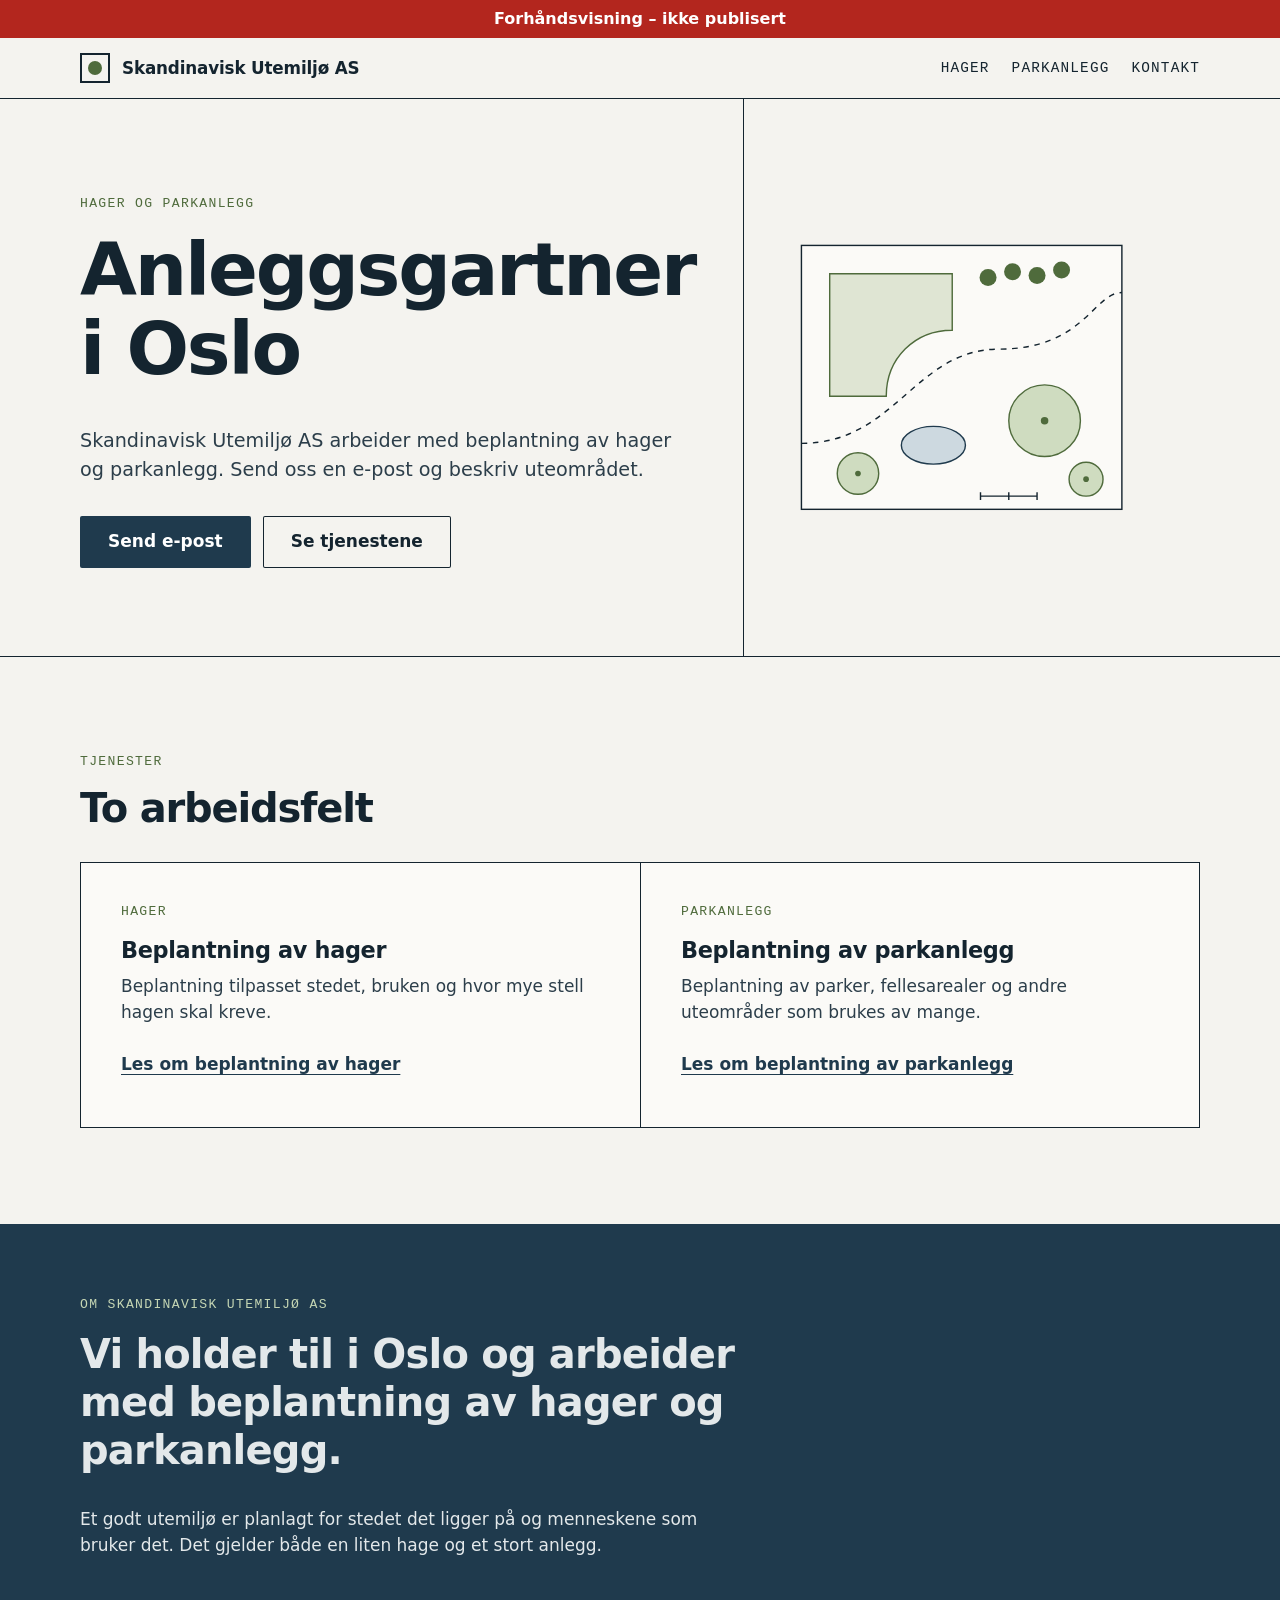
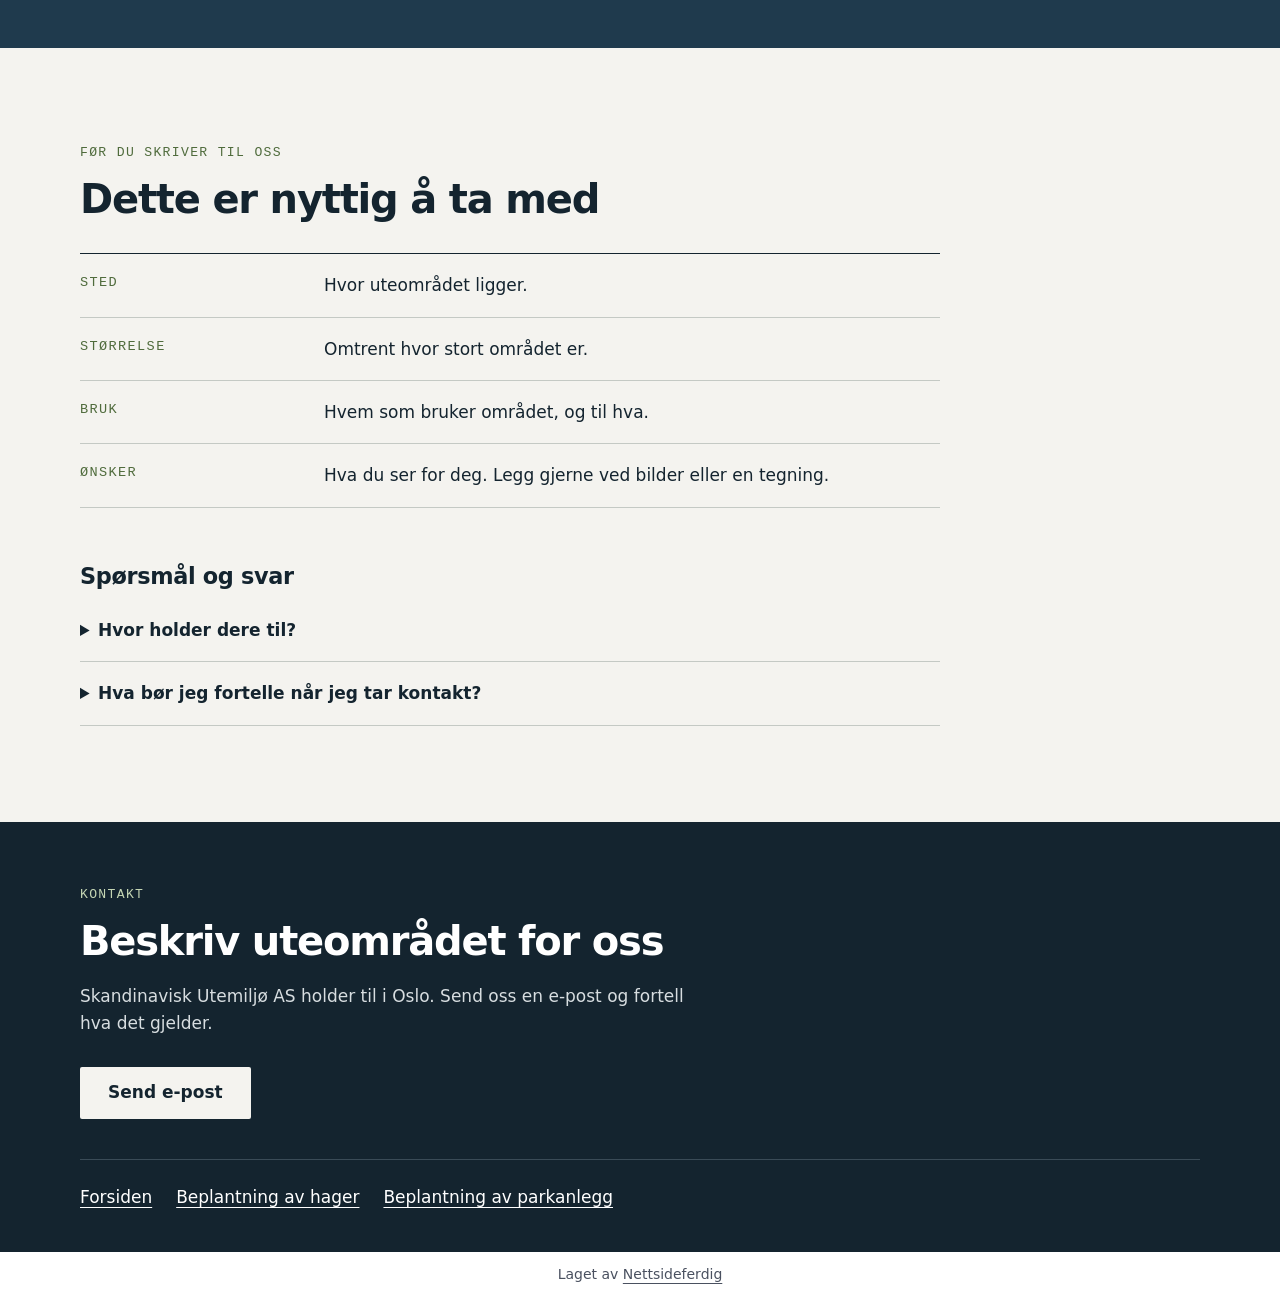
<file: index.html>
<!doctype html>
<html lang="nb">
<head>
<meta charset="utf-8">
<meta name="viewport" content="width=device-width, initial-scale=1">
<title>Anleggsgartner Oslo | Skandinavisk Utemiljø AS</title>
<meta name="description" content="Skandinavisk Utemiljø AS i Oslo arbeider med beplantning av hager og parkanlegg. Send oss en e-post og beskriv uteområdet.">
<link rel="canonical" href="https://andersmathisen7-design.github.io/side-skandinavisk-utemiljo-as-eb7c5e68/">
<meta property="og:type" content="website">
<meta property="og:locale" content="nb_NO">
<meta property="og:site_name" content="Skandinavisk Utemiljø AS">
<meta property="og:title" content="Anleggsgartner Oslo | Skandinavisk Utemiljø AS">
<meta property="og:description" content="Skandinavisk Utemiljø AS i Oslo arbeider med beplantning av hager og parkanlegg. Send oss en e-post og beskriv uteområdet.">
<meta property="og:url" content="https://andersmathisen7-design.github.io/side-skandinavisk-utemiljo-as-eb7c5e68/">
<meta http-equiv="Content-Security-Policy" content="default-src 'none'; style-src 'self'; img-src 'self'; manifest-src 'self'; worker-src 'self'; script-src 'self'">
<link rel="stylesheet" href="./style.css">
<meta name="theme-color" content="#1f3a4d">
<link rel="manifest" href="./manifest.webmanifest">
<link rel="icon" href="./icon.svg" type="image/svg+xml">
<script src="./pwa.js" defer></script>
<meta name="robots" content="noindex,nofollow">
<script type="application/ld+json">{"@context":"https://schema.org","@type":"GeneralContractor","name":"Skandinavisk Utemiljø AS","description":"Skandinavisk Utemiljø AS i Oslo arbeider med beplantning av hager og parkanlegg. Send oss en e-post og beskriv uteområdet.","email":"post@s-utemiljo.no","areaServed":"Oslo","url":"https://andersmathisen7-design.github.io/side-skandinavisk-utemiljo-as-eb7c5e68"}</script>
</head>
<body>
<div class="forhandsstripe">Forhåndsvisning – ikke publisert</div>
<header class="topp"><div class="ark topp-rad"><a class="navn" href="./"><svg viewBox="0 0 30 30" aria-hidden="true"><rect x="1" y="1" width="28" height="28" fill="none" stroke="#14242f" stroke-width="2"/><circle cx="15" cy="15" r="7" fill="#4f6b3c"/></svg><span>Skandinavisk Utemiljø AS</span></a><nav class="meny" aria-label="Hovedmeny"><a href="./tjenester/beplantning-av-hager/">Hager</a><a href="./tjenester/beplantning-av-parkanlegg/">Parkanlegg</a><a href="#kontakt">Kontakt</a></nav></div></header>
<main>
<section class="hero"><div class="ark hero-rute"><div class="hero-tekst"><span class="kode">Hager og parkanlegg</span><h1>Anleggsgartner i Oslo</h1><p class="ingress">Skandinavisk Utemiljø AS arbeider med beplantning av hager og parkanlegg. Send oss en e-post og beskriv uteområdet.</p><div class="knapper"><a class="knapp" href="mailto:post@s-utemiljo.no">Send e-post</a><a class="knapp knapp-linje" href="#tjenester">Se tjenestene</a></div></div><div class="hero-plan" aria-hidden="true"><svg viewBox="0 0 360 300"><rect x="10" y="10" width="340" height="280" fill="#fbfaf7" stroke="#14242f" stroke-width="1.5"/><path d="M40 40h130v60c-40 0-70 30-70 70H40z" fill="#dfe5d3" stroke="#4f6b3c" stroke-width="1.5"/><path d="M10 220C110 220 130 120 220 120S320 60 350 60" fill="none" stroke="#14242f" stroke-width="1.5" stroke-dasharray="6 6"/><ellipse cx="150" cy="222" rx="34" ry="20" fill="#cdd9e0" stroke="#1f3a4d" stroke-width="1.5"/><circle cx="268" cy="196" r="38" fill="#cfdcc0" stroke="#4f6b3c" stroke-width="1.5"/><circle cx="268" cy="196" r="4" fill="#4f6b3c"/><circle cx="70" cy="252" r="22" fill="#cfdcc0" stroke="#4f6b3c" stroke-width="1.5"/><circle cx="70" cy="252" r="3" fill="#4f6b3c"/><circle cx="312" cy="258" r="18" fill="#cfdcc0" stroke="#4f6b3c" stroke-width="1.5"/><circle cx="312" cy="258" r="3" fill="#4f6b3c"/><circle cx="208" cy="44" r="9" fill="#4f6b3c"/><circle cx="234" cy="38" r="9" fill="#4f6b3c"/><circle cx="260" cy="42" r="9" fill="#4f6b3c"/><circle cx="286" cy="36" r="9" fill="#4f6b3c"/><path d="M200 276h60M200 272v8M230 272v8M260 272v8" stroke="#14242f" stroke-width="1.5" fill="none"/></svg></div></div></section><section class="del" id="tjenester"><div class="ark"><span class="kode">Tjenester</span><h2>To arbeidsfelt</h2><div class="celler"><article class="celle"><span class="kode">Hager</span><h3>Beplantning av hager</h3><p>Beplantning tilpasset stedet, bruken og hvor mye stell hagen skal kreve.</p><a class="lenke" href="./tjenester/beplantning-av-hager/">Les om beplantning av hager</a></article><article class="celle"><span class="kode">Parkanlegg</span><h3>Beplantning av parkanlegg</h3><p>Beplantning av parker, fellesarealer og andre uteområder som brukes av mange.</p><a class="lenke" href="./tjenester/beplantning-av-parkanlegg/">Les om beplantning av parkanlegg</a></article></div></div></section><section class="om"><div class="ark"><h2 class="kode">Om Skandinavisk Utemiljø AS</h2><p class="om-stort">Vi holder til i Oslo og arbeider med beplantning av hager og parkanlegg.</p><p>Et godt utemiljø er planlagt for stedet det ligger på og menneskene som bruker det. Det gjelder både en liten hage og et stort anlegg.</p></div></section><section class="del"><div class="ark"><span class="kode">Før du skriver til oss</span><h2>Dette er nyttig å ta med</h2><dl class="liste"><div><dt>Sted</dt><dd>Hvor uteområdet ligger.</dd></div><div><dt>Størrelse</dt><dd>Omtrent hvor stort området er.</dd></div><div><dt>Bruk</dt><dd>Hvem som bruker området, og til hva.</dd></div><div><dt>Ønsker</dt><dd>Hva du ser for deg. Legg gjerne ved bilder eller en tegning.</dd></div></dl><div class="sp"><h3>Spørsmål og svar</h3><details><summary>Hvor holder dere til?</summary><p>Vi holder til i Oslo. Send oss en e-post og fortell hvor uteområdet ligger.</p></details><details><summary>Hva bør jeg fortelle når jeg tar kontakt?</summary><p>Beskriv hvor området ligger, omtrent hvor stort det er, hvordan det brukes og hva du ønsker. Legg gjerne ved bilder eller en tegning.</p></details></div></div></section>
</main>
<footer class="bunn" id="kontakt"><div class="ark"><span class="kode">Kontakt</span><h2>Beskriv uteområdet for oss</h2><p>Skandinavisk Utemiljø AS holder til i Oslo. Send oss en e-post og fortell hva det gjelder.</p><div class="knapper"><a class="knapp" href="mailto:post@s-utemiljo.no">Send e-post</a></div><nav aria-label="Sider"><ul class="bunn-lenker"><li><a href="./">Forsiden</a></li><li><a href="./tjenester/beplantning-av-hager/">Beplantning av hager</a></li><li><a href="./tjenester/beplantning-av-parkanlegg/">Beplantning av parkanlegg</a></li></ul></nav></div></footer>
<p class="nf-byra">Laget av <a href="https://nettsideferdig.no/">Nettsideferdig</a></p>
</body>
</html>
</file>
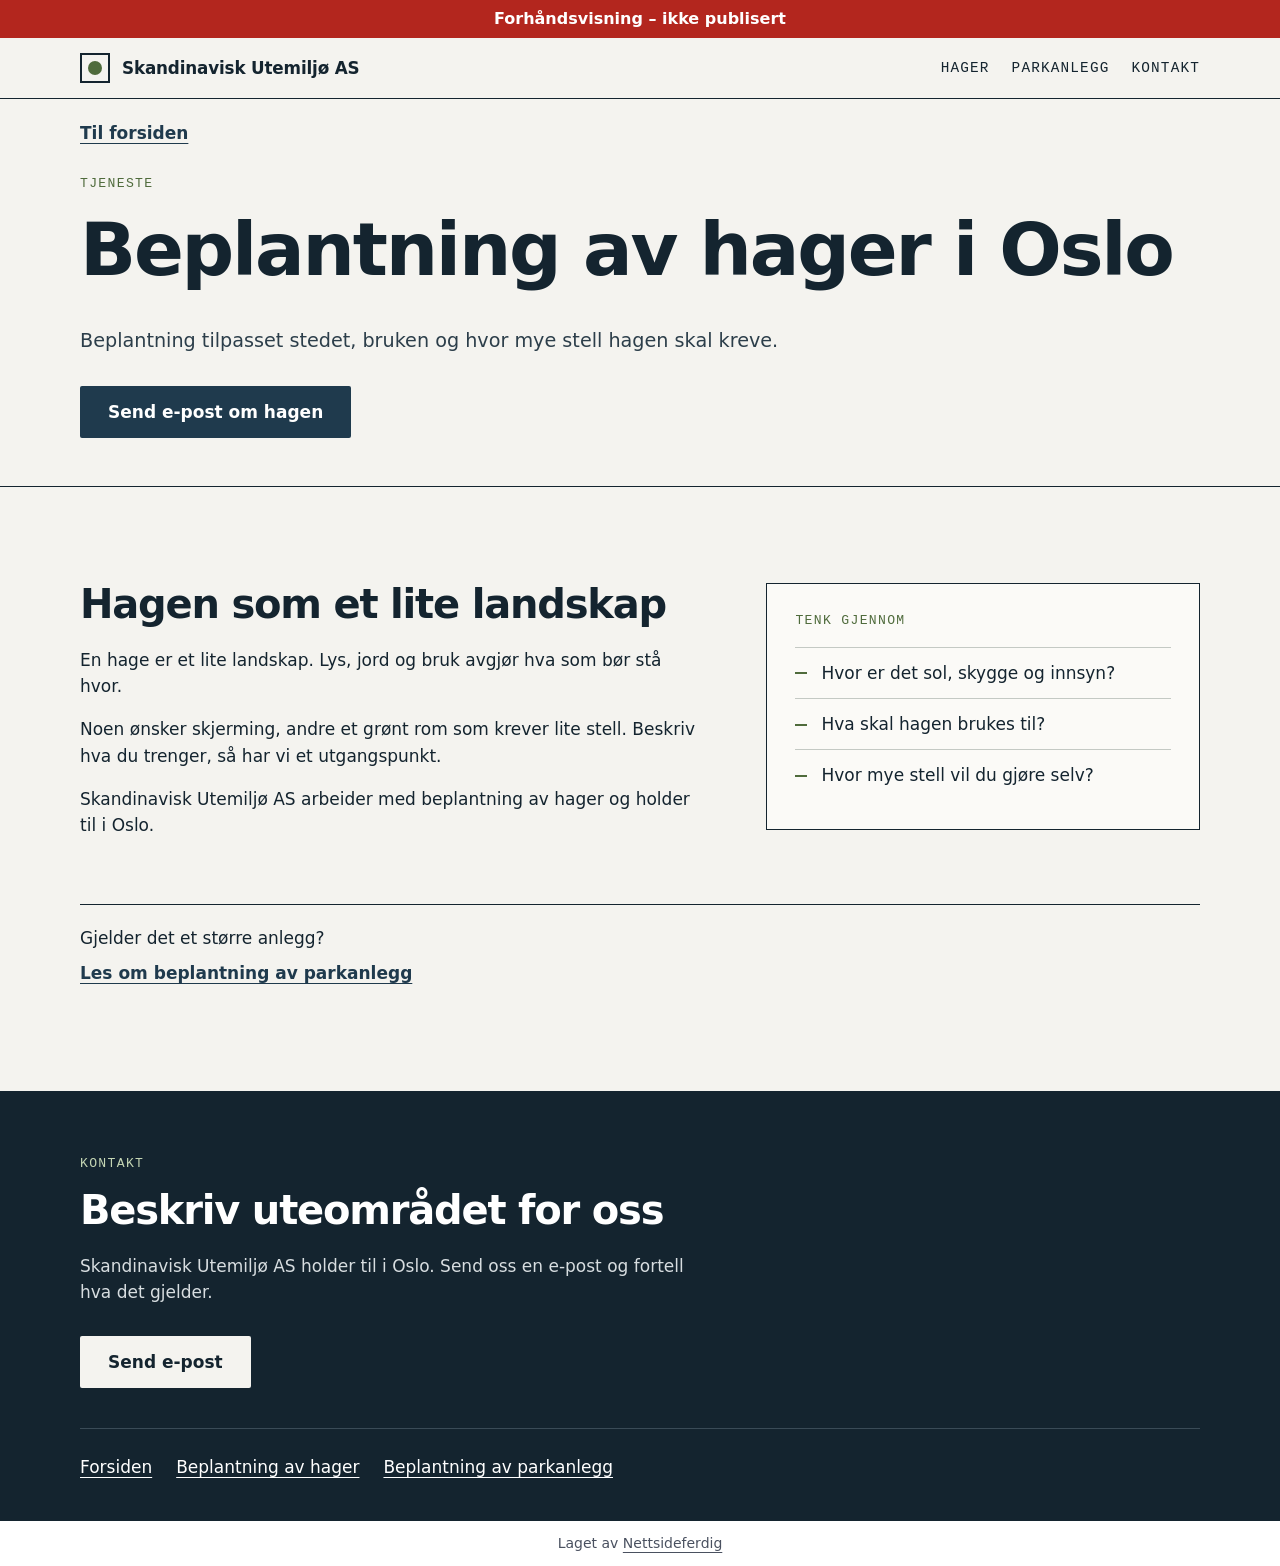
<file: tjenester/beplantning-av-hager/index.html>
<!doctype html>
<html lang="nb">
<head>
<meta charset="utf-8">
<meta name="viewport" content="width=device-width, initial-scale=1">
<title>Beplantning av hager i Oslo | Skandinavisk Utemiljø AS</title>
<meta name="description" content="Beplantning av hager i Oslo, tilpasset stedet, bruken og hvor mye stell hagen skal kreve. Send oss en e-post om hagen.">
<link rel="canonical" href="https://andersmathisen7-design.github.io/side-skandinavisk-utemiljo-as-eb7c5e68/tjenester/beplantning-av-hager/">
<meta property="og:type" content="website">
<meta property="og:locale" content="nb_NO">
<meta property="og:site_name" content="Skandinavisk Utemiljø AS">
<meta property="og:title" content="Beplantning av hager i Oslo | Skandinavisk Utemiljø AS">
<meta property="og:description" content="Beplantning av hager i Oslo, tilpasset stedet, bruken og hvor mye stell hagen skal kreve. Send oss en e-post om hagen.">
<meta property="og:url" content="https://andersmathisen7-design.github.io/side-skandinavisk-utemiljo-as-eb7c5e68/tjenester/beplantning-av-hager/">
<meta http-equiv="Content-Security-Policy" content="default-src 'none'; style-src 'self'; img-src 'self'; manifest-src 'self'; worker-src 'self'; script-src 'self'">
<link rel="stylesheet" href="../../style.css">
<meta name="theme-color" content="#1f3a4d">
<link rel="manifest" href="../../manifest.webmanifest">
<link rel="icon" href="../../icon.svg" type="image/svg+xml">
<script src="../../pwa.js" defer></script>
<meta name="robots" content="noindex,nofollow">
</head>
<body>
<div class="forhandsstripe">Forhåndsvisning – ikke publisert</div>
<header class="topp"><div class="ark topp-rad"><a class="navn" href="../../"><svg viewBox="0 0 30 30" aria-hidden="true"><rect x="1" y="1" width="28" height="28" fill="none" stroke="#14242f" stroke-width="2"/><circle cx="15" cy="15" r="7" fill="#4f6b3c"/></svg><span>Skandinavisk Utemiljø AS</span></a><nav class="meny" aria-label="Hovedmeny"><a href="../../tjenester/beplantning-av-hager/">Hager</a><a href="../../tjenester/beplantning-av-parkanlegg/">Parkanlegg</a><a href="#kontakt">Kontakt</a></nav></div></header>
<main>
<section class="side-hode"><div class="ark"><a class="lenke" href="../../">Til forsiden</a><span class="kode">Tjeneste</span><h1>Beplantning av hager i Oslo</h1><p class="ingress">Beplantning tilpasset stedet, bruken og hvor mye stell hagen skal kreve.</p><div class="knapper"><a class="knapp" href="mailto:post@s-utemiljo.no">Send e-post om hagen</a></div></div></section><section class="del"><div class="ark"><div class="to"><div><h2>Hagen som et lite landskap</h2><p>En hage er et lite landskap. Lys, jord og bruk avgjør hva som bør stå hvor.</p><p>Noen ønsker skjerming, andre et grønt rom som krever lite stell. Beskriv hva du trenger, så har vi et utgangspunkt.</p><p>Skandinavisk Utemiljø AS arbeider med beplantning av hager og holder til i Oslo.</p></div><aside class="ramme"><span class="kode">Tenk gjennom</span><ul><li>Hvor er det sol, skygge og innsyn?</li><li>Hva skal hagen brukes til?</li><li>Hvor mye stell vil du gjøre selv?</li></ul></aside></div><div class="neste"><p>Gjelder det et større anlegg?</p><a class="lenke" href="../../tjenester/beplantning-av-parkanlegg/">Les om beplantning av parkanlegg</a></div></div></section>
</main>
<footer class="bunn" id="kontakt"><div class="ark"><span class="kode">Kontakt</span><h2>Beskriv uteområdet for oss</h2><p>Skandinavisk Utemiljø AS holder til i Oslo. Send oss en e-post og fortell hva det gjelder.</p><div class="knapper"><a class="knapp" href="mailto:post@s-utemiljo.no">Send e-post</a></div><nav aria-label="Sider"><ul class="bunn-lenker"><li><a href="../../">Forsiden</a></li><li><a href="../../tjenester/beplantning-av-hager/">Beplantning av hager</a></li><li><a href="../../tjenester/beplantning-av-parkanlegg/">Beplantning av parkanlegg</a></li></ul></nav></div></footer>
<p class="nf-byra">Laget av <a href="https://nettsideferdig.no/">Nettsideferdig</a></p>
</body>
</html>
</file>
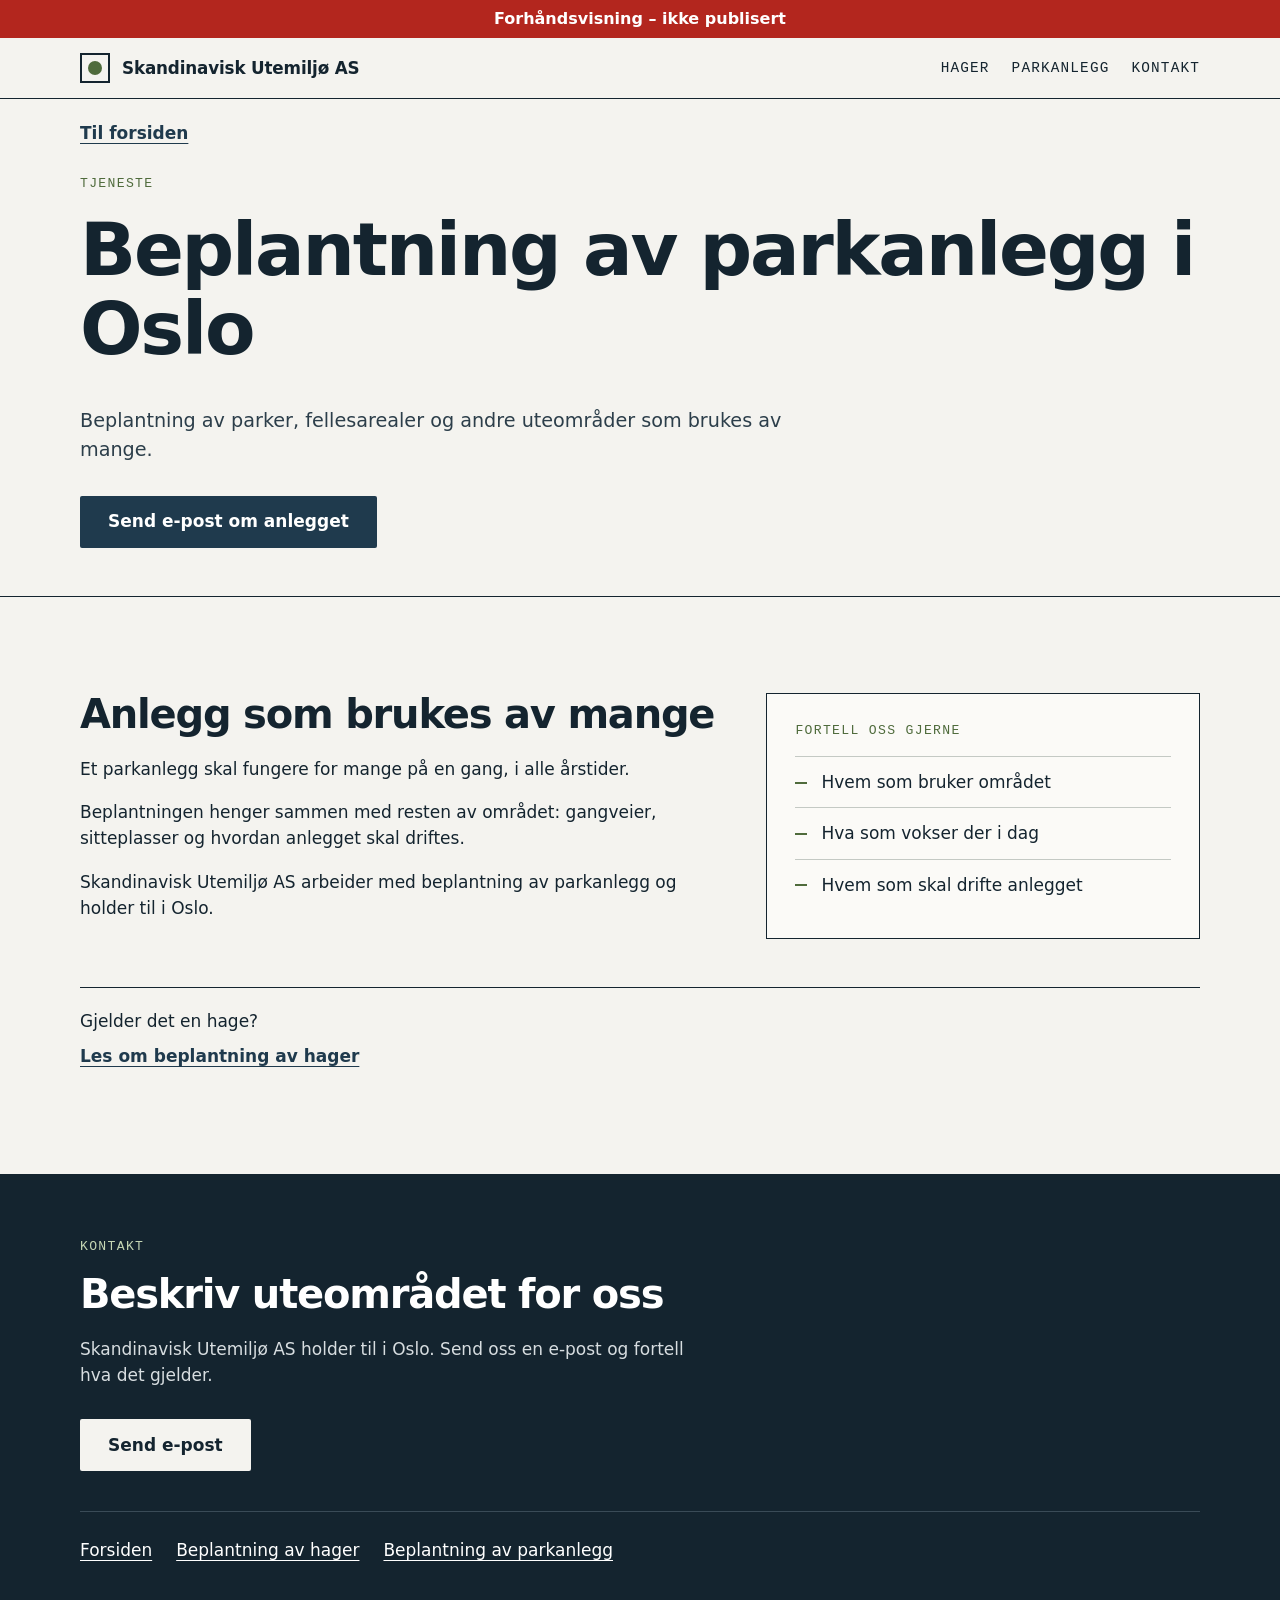
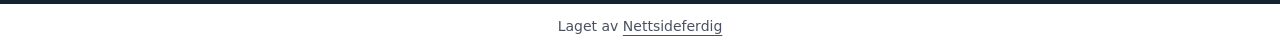
<file: tjenester/beplantning-av-parkanlegg/index.html>
<!doctype html>
<html lang="nb">
<head>
<meta charset="utf-8">
<meta name="viewport" content="width=device-width, initial-scale=1">
<title>Beplantning av parkanlegg i Oslo | Skandinavisk Utemiljø AS</title>
<meta name="description" content="Beplantning av parker, fellesarealer og andre uteområder som brukes av mange. Skandinavisk Utemiljø AS holder til i Oslo.">
<link rel="canonical" href="https://andersmathisen7-design.github.io/side-skandinavisk-utemiljo-as-eb7c5e68/tjenester/beplantning-av-parkanlegg/">
<meta property="og:type" content="website">
<meta property="og:locale" content="nb_NO">
<meta property="og:site_name" content="Skandinavisk Utemiljø AS">
<meta property="og:title" content="Beplantning av parkanlegg i Oslo | Skandinavisk Utemiljø AS">
<meta property="og:description" content="Beplantning av parker, fellesarealer og andre uteområder som brukes av mange. Skandinavisk Utemiljø AS holder til i Oslo.">
<meta property="og:url" content="https://andersmathisen7-design.github.io/side-skandinavisk-utemiljo-as-eb7c5e68/tjenester/beplantning-av-parkanlegg/">
<meta http-equiv="Content-Security-Policy" content="default-src 'none'; style-src 'self'; img-src 'self'; manifest-src 'self'; worker-src 'self'; script-src 'self'">
<link rel="stylesheet" href="../../style.css">
<meta name="theme-color" content="#1f3a4d">
<link rel="manifest" href="../../manifest.webmanifest">
<link rel="icon" href="../../icon.svg" type="image/svg+xml">
<script src="../../pwa.js" defer></script>
<meta name="robots" content="noindex,nofollow">
</head>
<body>
<div class="forhandsstripe">Forhåndsvisning – ikke publisert</div>
<header class="topp"><div class="ark topp-rad"><a class="navn" href="../../"><svg viewBox="0 0 30 30" aria-hidden="true"><rect x="1" y="1" width="28" height="28" fill="none" stroke="#14242f" stroke-width="2"/><circle cx="15" cy="15" r="7" fill="#4f6b3c"/></svg><span>Skandinavisk Utemiljø AS</span></a><nav class="meny" aria-label="Hovedmeny"><a href="../../tjenester/beplantning-av-hager/">Hager</a><a href="../../tjenester/beplantning-av-parkanlegg/">Parkanlegg</a><a href="#kontakt">Kontakt</a></nav></div></header>
<main>
<section class="side-hode"><div class="ark"><a class="lenke" href="../../">Til forsiden</a><span class="kode">Tjeneste</span><h1>Beplantning av parkanlegg i Oslo</h1><p class="ingress">Beplantning av parker, fellesarealer og andre uteområder som brukes av mange.</p><div class="knapper"><a class="knapp" href="mailto:post@s-utemiljo.no">Send e-post om anlegget</a></div></div></section><section class="del"><div class="ark"><div class="to"><div><h2>Anlegg som brukes av mange</h2><p>Et parkanlegg skal fungere for mange på en gang, i alle årstider.</p><p>Beplantningen henger sammen med resten av området: gangveier, sitteplasser og hvordan anlegget skal driftes.</p><p>Skandinavisk Utemiljø AS arbeider med beplantning av parkanlegg og holder til i Oslo.</p></div><aside class="ramme"><span class="kode">Fortell oss gjerne</span><ul><li>Hvem som bruker området</li><li>Hva som vokser der i dag</li><li>Hvem som skal drifte anlegget</li></ul></aside></div><div class="neste"><p>Gjelder det en hage?</p><a class="lenke" href="../../tjenester/beplantning-av-hager/">Les om beplantning av hager</a></div></div></section>
</main>
<footer class="bunn" id="kontakt"><div class="ark"><span class="kode">Kontakt</span><h2>Beskriv uteområdet for oss</h2><p>Skandinavisk Utemiljø AS holder til i Oslo. Send oss en e-post og fortell hva det gjelder.</p><div class="knapper"><a class="knapp" href="mailto:post@s-utemiljo.no">Send e-post</a></div><nav aria-label="Sider"><ul class="bunn-lenker"><li><a href="../../">Forsiden</a></li><li><a href="../../tjenester/beplantning-av-hager/">Beplantning av hager</a></li><li><a href="../../tjenester/beplantning-av-parkanlegg/">Beplantning av parkanlegg</a></li></ul></nav></div></footer>
<p class="nf-byra">Laget av <a href="https://nettsideferdig.no/">Nettsideferdig</a></p>
</body>
</html>
</file>
<file: style.css>
/* Fast fra Sidefabrikken: bestillingswidgeten. */
:root { --nf-farge: #1f3a4d; }
#nf-bestill [hidden] { display: none !important; }
#nf-bestill button { font: inherit; padding: 0.5rem 0.9rem; margin: 0.2rem; border: 1px solid var(--nf-farge); border-radius: 6px; background: #fff; color: var(--nf-farge); cursor: pointer; }
#nf-bestill button:disabled { opacity: 0.6; }
#nf-bestill .nf-knapp { background: var(--nf-farge); color: #fff; }
#nf-bestill .nf-tjeneste { display: block; width: 100%; text-align: left; }
#nf-bestill .nf-tjeneste small, #nf-bestill .nf-vare small { display: block; color: #555; }
#nf-bestill .nf-felt { display: block; margin: 0.5rem 0; }
#nf-bestill input, #nf-bestill select, #nf-bestill textarea { font: inherit; padding: 0.4rem; border: 1px solid #c5cad3; border-radius: 4px; display: block; width: 100%; max-width: 24rem; }
#nf-bestill input[type="checkbox"], #nf-bestill input[type="radio"] { display: inline-block; width: auto; margin: 0 0.4rem 0 0; vertical-align: middle; }
#nf-bestill .nf-rad { display: flex; flex-wrap: wrap; gap: 0.5rem; }
#nf-bestill .nf-vare { padding: 0.4rem 0; border-bottom: 1px solid #e3e6eb; }
#nf-bestill .nf-feil, #nf-bestill .nf-utsolgt { color: #b3261e; }
#nf-bestill .nf-test { background: #fff4e5; padding: 0.4rem 0.8rem; border-radius: 6px; }
#nf-bestill .nf-oppsummering { font-weight: 600; }
#nf-bestill .nf-faner { display: flex; flex-wrap: wrap; gap: 0.25rem; margin: 0.5rem 0 1rem; }
#nf-bestill .nf-fane.nf-valgt, #nf-bestill .nf-dag.nf-valgt { background: var(--nf-farge); color: #fff; }
#nf-bestill .nf-adresse { position: relative; max-width: 24rem; }
#nf-bestill .nf-forslag { position: absolute; top: 100%; left: 0; right: 0; z-index: 10; max-height: 15rem; overflow-y: auto; background: #fff; border: 1px solid #c5cad3; border-radius: 4px; box-shadow: 0 4px 12px rgba(0, 0, 0, 0.15); }
#nf-bestill .nf-forslag button { display: block; width: 100%; margin: 0; border: 0; border-radius: 0; padding: 0.5rem 0.75rem; text-align: left; color: inherit; }
#nf-bestill .nf-forslag button:hover, #nf-bestill .nf-forslag button:focus { background: #f4f7fb; }
#nf-bestill .nf-dager { display: flex; flex-wrap: wrap; gap: 0.25rem; margin: 0.5rem 0; }
#nf-bestill .nf-dag.nf-full { text-decoration: line-through; color: #777; border-color: #c5cad3; }
#nf-bestill .nf-tillegg { margin: 0.5rem 0; }
#nf-bestill .nf-sporsmal { margin: 0.8rem 0; }
#nf-bestill .nf-hjelp { display: block; font-size: 0.875rem; color: #666; margin: 0.15rem 0 0.25rem; }
#nf-bestill .nf-sum { font-weight: 700; font-size: 1.15rem; }
#nf-bestill .nf-ja-nei { display: flex; gap: 1.5rem; margin-top: 0.25rem; }
.prisliste table { border-collapse: collapse; width: 100%; max-width: 36rem; }
.prisliste th, .prisliste td { text-align: left; padding: 0.4rem 0.6rem 0.4rem 0; border-bottom: 1px solid #e3e6eb; vertical-align: top; }
.prisliste td:last-child, .prisliste th:last-child { text-align: right; white-space: nowrap; padding-right: 0; }
.prisliste small { color: #555; }
.prisliste .prisinfo { font-size: 0.875rem; color: #555; }

main > section.melding, main > section.bestill { box-sizing: border-box; max-width: 42rem; margin: 0 auto; padding: 2.5rem 1.25rem 3.5rem; }
.nf-skjema .nf-felt { display: block; margin: 0.75rem 0; }
.nf-skjema label, .nf-skjema legend { display: block; font-weight: 600; }
.nf-skjema fieldset { border: 0; padding: 0; margin: 0.75rem 0; min-width: 0; }
.nf-skjema fieldset label { font-weight: 400; }
.nf-skjema input, .nf-skjema textarea { font: inherit; padding: 0.5rem; border: 1px solid #c5cad3; border-radius: 4px; display: block; width: 100%; max-width: 32rem; }
.nf-skjema input[type="radio"] { display: inline-block; width: auto; margin: 0 0.4rem 0 0; vertical-align: middle; }
.nf-skjema input:focus, .nf-skjema textarea:focus { outline: 2px solid var(--nf-farge); outline-offset: 1px; }
.nf-skjema button { font: inherit; font-weight: 600; border: 0; cursor: pointer; padding: 0.85rem 1.5rem; border-radius: 6px; background: var(--nf-farge); color: #fff; min-height: 44px; }
.nf-skjema .nf-info { font-size: 0.875rem; color: #555; }

/* Designet */
*{box-sizing:border-box}body{margin:0;font-family:system-ui,Segoe UI,Helvetica,Arial,sans-serif;font-size:17px;line-height:1.55;color:#14242f;background:#f4f3ef}h1,h2,h3{font-weight:600;line-height:1.08;margin:0 0 .5em;letter-spacing:-.03em;color:#14242f}h1{font-size:clamp(2.2rem,8vw,4.6rem)}h2{font-size:clamp(1.6rem,5vw,2.5rem)}h3{font-size:1.4rem;letter-spacing:-.015em}p{margin:0 0 1em;max-width:58ch}a{color:#1f3a4d;text-underline-offset:4px}a:focus-visible,summary:focus-visible{outline:2px solid #14242f;outline-offset:4px}.om a:focus-visible,.bunn a:focus-visible{outline-color:#f4f3ef}svg{display:block;width:100%;height:auto}.ark{max-width:1160px;margin:0 auto;padding-left:20px;padding-right:20px}.kode{display:block;margin:0 0 16px;font-family:ui-monospace,Menlo,Consolas,monospace;font-size:.82rem;font-weight:400;line-height:1.4;letter-spacing:.1em;text-transform:uppercase;color:#4f6b3c}.topp{border-bottom:1px solid #14242f;background:#f4f3ef}.topp-rad{display:flex;flex-wrap:wrap;justify-content:space-between;align-items:center;gap:0 24px;padding-top:6px;padding-bottom:6px}.navn{display:inline-flex;align-items:center;gap:12px;min-height:48px;text-decoration:none;color:#14242f;font-weight:600;letter-spacing:-.01em;font-size:1.05rem}.navn svg{width:30px;flex:none}.meny{display:flex;flex-wrap:wrap;gap:0 22px}.meny a{display:inline-flex;align-items:center;min-height:48px;text-decoration:none;color:#14242f;font-family:ui-monospace,Menlo,Consolas,monospace;font-size:.9rem;letter-spacing:.08em;text-transform:uppercase}.meny a:hover{text-decoration:underline}.ingress{font-size:1.2rem;color:#2c3e4a}.knapper{display:flex;flex-wrap:wrap;gap:12px;margin-top:1.8em}.knapp{display:inline-flex;align-items:center;justify-content:center;min-height:52px;padding:0 28px;background:#1f3a4d;color:#fff;text-decoration:none;font-weight:600;border-radius:2px}.knapp:hover{background:#14242f}.knapp-linje{background:transparent;color:#14242f;box-shadow:inset 0 0 0 1px #14242f}.knapp-linje:hover{background:#e6e5df}.lenke{display:inline-flex;align-items:center;min-height:44px;font-weight:600}.hero{border-bottom:1px solid #14242f}.hero-rute{display:grid}.hero-tekst{padding:44px 0 40px}.hero-plan{border-top:1px solid #14242f;padding:24px 0}.del{padding:64px 0}.celler{display:grid;border:1px solid #14242f;margin-top:32px;background:#fbfaf7}.celle{padding:28px 24px;display:flex;flex-direction:column}.celle+.celle{border-top:1px solid #14242f}.celle p{color:#2c3e4a}.celle .lenke{margin-top:auto}.om{background:#1f3a4d;color:#f4f3ef;padding:72px 0}.om .kode,.bunn .kode{color:#c5d6b4}.om-stort{font-size:clamp(1.5rem,4.6vw,2.5rem);line-height:1.2;letter-spacing:-.02em;font-weight:600;max-width:24ch;margin:0 0 .8em;color:#fff}.om p{color:#e3e8ea}.liste{margin:32px 0 0;border-top:1px solid #14242f;max-width:860px}.liste div{display:grid;gap:4px;padding:18px 0;border-bottom:1px solid #c4c9c4}.liste dt{font-family:ui-monospace,Menlo,Consolas,monospace;font-size:.85rem;letter-spacing:.1em;text-transform:uppercase;color:#4f6b3c}.liste dd{margin:0}.sp{margin-top:56px;max-width:860px}.sp details{border-bottom:1px solid #c4c9c4}.sp summary{padding:18px 0;font-weight:600;cursor:pointer}.bunn{background:#14242f;color:#f4f3ef;padding:64px 0 32px}.bunn h2{color:#fff}.bunn p{color:#d7dde0}.bunn a{color:#fff}.bunn .knapp{background:#f4f3ef;color:#14242f}.bunn .knapp:hover{background:#fff}.bunn-lenker{list-style:none;margin:40px 0 0;padding:16px 0 0;border-top:1px solid #3a4b57;display:flex;flex-wrap:wrap;gap:0 24px}.bunn-lenker a{display:inline-flex;align-items:center;min-height:44px}.side-hode{border-bottom:1px solid #14242f;padding:12px 0 48px}.side-hode .lenke{margin-bottom:20px}.to{display:grid;gap:36px}.ramme{border:1px solid #14242f;padding:28px;background:#fbfaf7}.ramme ul{list-style:none;margin:0;padding:0}.ramme li{padding:12px 0 12px 26px;border-top:1px solid #c4c9c4;background:linear-gradient(#4f6b3c,#4f6b3c) 0 1.45em/12px 2px no-repeat}.neste{margin-top:48px;padding-top:20px;border-top:1px solid #14242f}.neste p{margin:0}.melding{padding:56px 20px;max-width:680px;margin:0 auto}.nf-skjema label{display:block;font-weight:600;margin-bottom:6px}.nf-skjema input,.nf-skjema textarea{width:100%;padding:12px;border:1px solid #14242f;border-radius:2px;font:inherit;background:#fbfaf7}.nf-skjema .nf-felt{margin-bottom:16px}.nf-skjema .knapp{border:0;cursor:pointer}@media(min-width:860px){.hero-rute{grid-template-columns:1.15fr .85fr}.hero-tekst{padding:96px 48px 88px 0}.hero-plan{border-top:0;border-left:1px solid #14242f;padding:48px 0 48px 48px;display:flex;align-items:center}.celler{grid-template-columns:1fr 1fr}.celle{padding:40px}.celle+.celle{border-top:0;border-left:1px solid #14242f}.liste div{grid-template-columns:220px 1fr;gap:24px}.to{grid-template-columns:1.2fr .8fr;align-items:start}.del{padding:96px 0}}

/* Fast fra Sidefabrikken */
.forhandsstripe { display: block !important; position: relative !important; z-index: 2147483647 !important; background: #b3261e !important; color: #fff !important; text-align: center !important; padding: 0.5rem 1rem !important; font: 600 1rem/1.4 system-ui, sans-serif !important; visibility: visible !important; opacity: 1 !important; max-height: none !important; height: auto !important; min-height: 0 !important; overflow: visible !important; margin: 0 !important; top: auto !important; left: auto !important; right: auto !important; bottom: auto !important; width: auto !important; transform: none !important; clip-path: none !important; filter: none !important; text-indent: 0 !important; font-size: 1rem !important; }
.nf-byra { display: block !important; position: static !important; inset: auto !important; z-index: auto !important; background: #fff !important; color: #4a5160 !important; text-align: center !important; padding: 0.75rem 1rem !important; margin: 0 !important; width: auto !important; max-width: none !important; height: auto !important; min-height: 0 !important; max-height: none !important; overflow: visible !important; visibility: visible !important; opacity: 1 !important; transform: none !important; clip-path: none !important; filter: none !important; font: 400 0.875rem/1.5 system-ui, sans-serif !important; letter-spacing: normal !important; text-indent: 0 !important; text-transform: none !important; }
.nf-byra a { display: inline !important; position: static !important; color: inherit !important; text-decoration: underline !important; font: inherit !important; visibility: visible !important; opacity: 1 !important; pointer-events: auto !important; }
.nf-felle { display: none !important; position: absolute !important; left: -10000px !important; width: 1px !important; height: 1px !important; overflow: hidden !important; }
</file>
